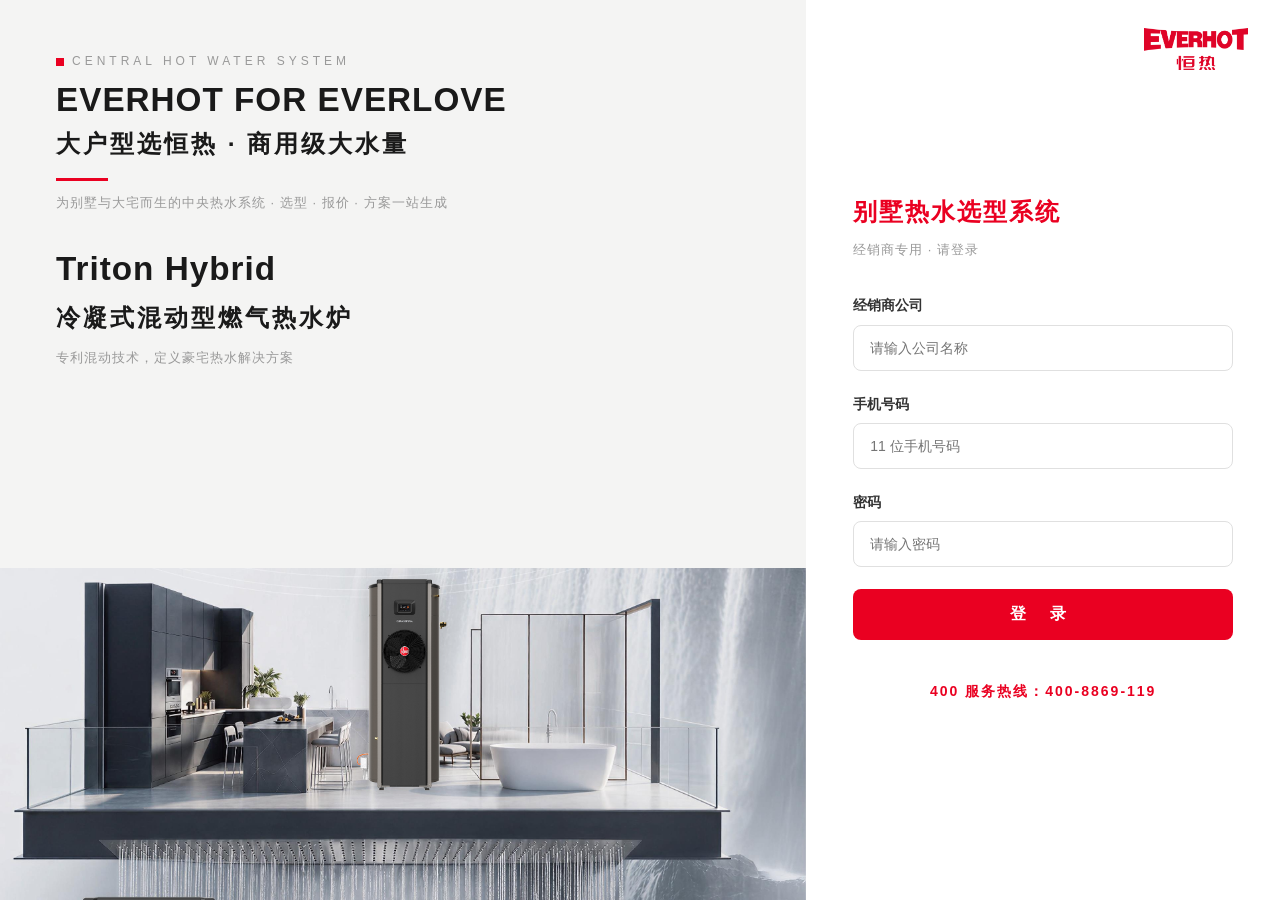
<file: index.html>
<!DOCTYPE html>
<html lang="zh-CN">
<head>
  <meta charset="UTF-8">
  <meta name="viewport" content="width=device-width, initial-scale=1.0">
  <title>别墅热水选型系统 · EVERHOT 恒热</title>
  <link rel="stylesheet" href="styles.css">
</head>
<body>
  <!-- 登录界面（按设计稿 1.jpeg 复刻） -->
  <div id="loginScreen" class="login-screen">
    <!-- 左：品牌文案 + 大宅场景（产品立于场景中） -->
    <div class="login-scene">
      <div class="scene-copy">
        <p class="scene-en"><span class="red-dot"></span>CENTRAL HOT WATER SYSTEM</p>
        <h2 class="scene-title">EVERHOT FOR EVERLOVE</h2>
        <h3 class="scene-title-cn">大户型选恒热 · 商用级大水量</h3>
        <span class="red-bar"></span>
        <p class="scene-sub">为别墅与大宅而生的中央热水系统 · 选型 · 报价 · 方案一站生成</p>
      </div>
      <div class="scene-series">
        <h4>Triton Hybrid</h4>
        <p class="series-cn">冷凝式混动型燃气热水炉</p>
        <p class="series-sub">专利混动技术，定义豪宅热水解决方案</p>
      </div>
      <div class="scene-visual">
        <div class="scene-img-wrap">
          <img class="scene-img" src="assets/poster-scene.jpg" alt="大宅热水应用场景">
          <img class="scene-product" src="assets/quantum.png" alt="恒热热水主机">
        </div>
      </div>
    </div>
    <!-- 右：登录 -->
    <div class="login-panel">
      <img src="assets/everhot-logo.png" alt="EVERHOT 恒热" class="login-logo">
      <div class="login-card">
        <h1>别墅热水选型系统</h1>
        <p class="login-sub">经销商专用 · 请登录</p>
        <form id="loginForm">
          <div class="field">
            <label>经销商公司</label>
            <input type="text" id="loginCompany" placeholder="请输入公司名称" autocomplete="organization">
          </div>
          <div class="field">
            <label>手机号码</label>
            <input type="tel" id="loginPhone" placeholder="11 位手机号码" maxlength="11" autocomplete="tel">
          </div>
          <div class="field">
            <label>密码</label>
            <input type="password" id="loginPwd" placeholder="请输入密码">
          </div>
          <p id="loginError" class="login-error hidden"></p>
          <button type="submit" class="btn-primary btn-block">登 录</button>
        </form>
        <div class="login-foot">
          <p class="hotline">400 服务热线：400-8869-119</p>
        </div>
      </div>
    </div>
  </div>

  <div class="page no-print" id="mainPage" style="display:none">
    <!-- 主导航 -->
    <header class="main-header">
      <div class="wrap header-inner">
        <a class="logo" href="#">
          <img src="assets/everhot-logo.png" alt="EVERHOT 恒热" class="logo-img">
        </a>
        <nav class="main-nav">
          <a href="/docs/leaflets/" target="_blank">电子单页</a>
          <a href="/docs/manuals/" target="_blank">说明书</a>
          <a href="/docs/cases/" target="_blank">大宅热水案例</a>
          <a href="contract.html">合同模板</a>
          <a href="/docs/brand/" target="_blank">关于恒热</a>
        </nav>
        <a class="btn-cta" href="#config">开始选型</a>
        <button class="btn-logout" id="logoutBtn" type="button" title="退出当前账号，返回登录界面">退出</button>
      </div>
    </header>

    <!-- Hero：网格背景 + 大宅热水主视觉 -->
    <section class="hero">
      <div class="wrap hero-inner">
        <div class="hero-text">
          <h1>别墅热水选型系统</h1>
          <p class="hero-sub">VILLA HOT WATER SOLUTION —— 添加卫生间、拖入洁具、勾选同时用水，即刻生成三档热水方案与报价单</p>
        </div>
        <img class="hero-art" src="assets/hero-factory.jpg" alt="恒热工厂">
      </div>
    </section>

    <main class="wrap flow" id="config">
      <!-- 第一步：客户与设计工况 -->
      <section class="card">
        <h2><span class="step-no">01</span>客户与设计工况</h2>
        <div class="form-grid">
          <div class="field">
            <label>客户姓名 <span class="req">*</span></label>
            <input type="text" id="custName" placeholder="必填">
          </div>
          <div class="field">
            <label>联系电话 <span class="req">*</span></label>
            <input type="text" id="custPhone" placeholder="必填">
          </div>
          <div class="field">
            <label>项目地址 <span class="req">*</span>（仅中文）</label>
            <input type="text" id="custAddr" placeholder="必填，如：御翠园小区">
          </div>
          <div class="field">
            <label>常住人口（1~10 人）<span class="req">*</span></label>
            <input type="number" id="people" min="1" max="10" placeholder="必填">
          </div>
          <div class="field">
            <label>季节（决定冷水温度）</label>
            <select id="season">
              <option value="spring">春（冷水 10℃）</option>
              <option value="summer">夏（冷水 20℃）</option>
              <option value="autumn">秋（冷水 15℃）</option>
              <option value="winter" selected>冬（冷水 5℃，最不利）</option>
            </select>
          </div>
          <div class="field">
            <label>冷水温度（℃，可覆盖）</label>
            <input type="number" id="coldTemp" min="0" max="25" value="5">
          </div>
          <div class="field">
            <label>机器设定温度（℃）</label>
            <input type="number" id="setTemp" min="40" max="75" value="60">
          </div>
          <div class="field">
            <label>洗澡温度（℃）</label>
            <input type="number" id="mixedTemp" min="35" max="45" value="43">
          </div>
          <div class="field">
            <label>目标再加热时间（分钟）</label>
            <input type="number" id="targetReheat" min="15" max="180" value="60">
          </div>
        </div>
      </section>

      <!-- 第二步：洁具与卫生间配置 -->
      <section class="card">
        <div class="card-head-row">
          <h2><span class="step-no">02</span>卫生间配置</h2>
          <button id="addBathroomBtn" class="btn-primary">＋ 添加卫生间</button>
        </div>
        <p class="hint">每个卫生间卡片内有洁具按钮：点击直接加入，也可拖到其他卫生间；洁具流量/浴缸容积可点击修改</p>
        <div id="bathroomList"></div>
        <p id="emptyTip" class="hint center">还没有卫生间，点击"＋ 添加卫生间"开始配置</p>
      </section>

      <button id="generateBtn" class="btn-primary btn-generate">生成热水方案</button>

      <!-- 第三步：方案结果 -->
      <section id="resultSection" class="card hidden">
        <h2><span class="step-no">03</span>推荐方案</h2>
        <div id="calcSummary" class="calc-summary"></div>
        <div id="tierResults"></div>
        <div class="result-actions">
          <button id="previewBtn" class="btn-secondary">打印预览</button>
          <button id="printBtn" class="btn-primary">打印 / 导出 PDF 报价单</button>
        </div>
      </section>
    </main>

    <footer class="footer">
      <p>设计依据：GB 50015-2019《建筑给水排水设计标准》 · 产品参数以厂家最新技术资料为准 · 价格如有变动以最新版价格表执行</p>
    </footer>
  </div>

  <!-- 报价单（打印时只输出此区域） -->
  <div id="quote" class="quote print-only"></div>

  <!-- 打印预览弹层 -->
  <div id="previewModal" class="preview-modal hidden">
    <div class="preview-bar no-print">
      <span>打印预览 · 16:9 方案书</span>
      <div>
        <button id="previewPrintBtn" class="btn-primary">打 印</button>
        <button id="previewCloseBtn" class="btn-secondary">关 闭</button>
      </div>
    </div>
    <div class="preview-body">
      <div id="previewPage" class="quote preview-page"></div>
    </div>
  </div>

  <script src="data.js"></script>
  <script src="calc.js"></script>
  <script src="app.js"></script>
  <script src="login.js"></script>
</body>
</html>
</file>
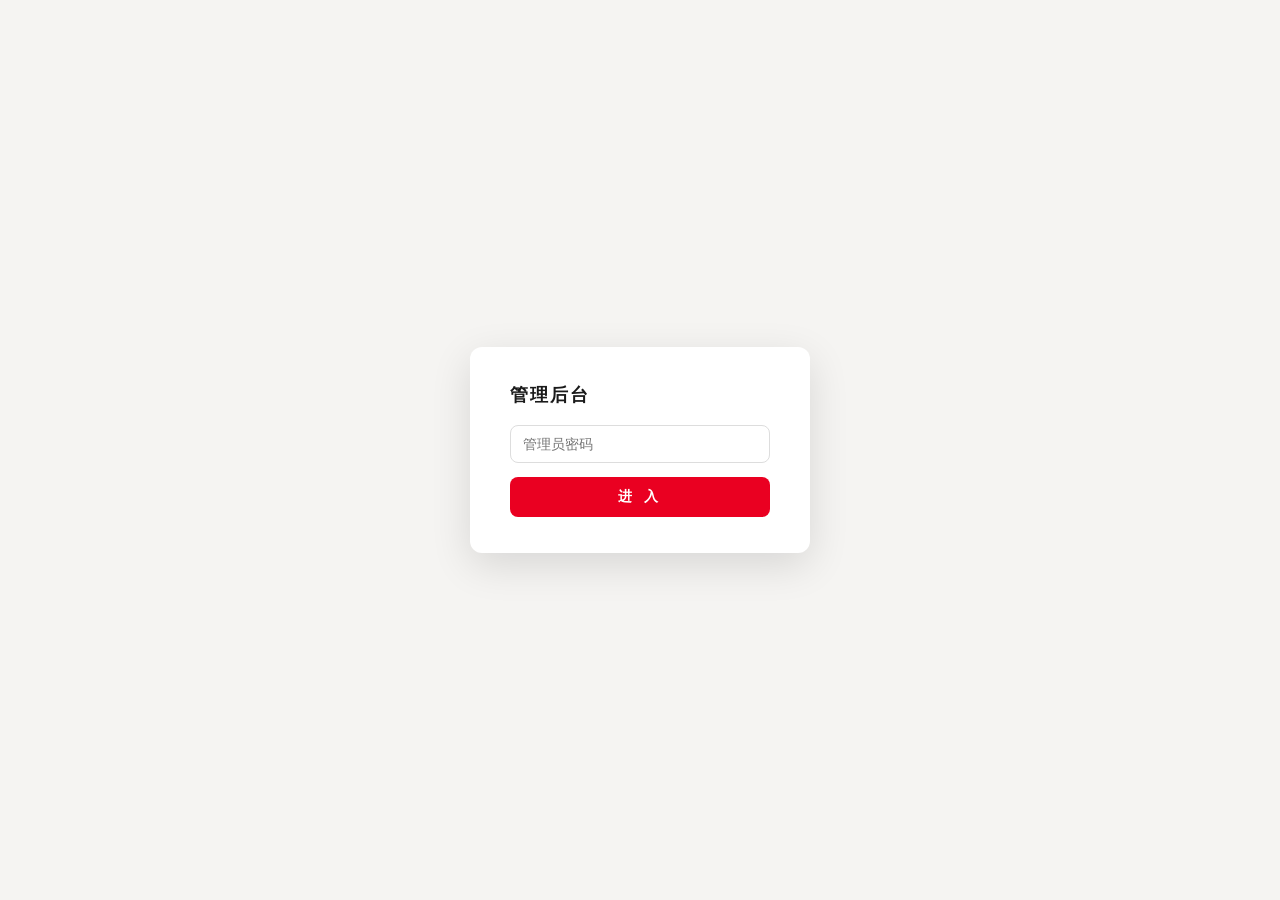
<file: admin.html>
<!DOCTYPE html>
<html lang="zh-CN">
<head>
  <meta charset="UTF-8">
  <meta name="viewport" content="width=device-width, initial-scale=1.0">
  <title>管理后台 · EVERHOT 恒热</title>
  <style>
    * { box-sizing: border-box; margin: 0; padding: 0; }
    body { font-family: "Microsoft YaHei", "PingFang SC", sans-serif; background: #f5f4f2; color: #1a1a1a; }
    .wrap { max-width: 1100px; margin: 0 auto; padding: 32px 20px; }
    .brand { display: flex; align-items: center; justify-content: space-between; margin-bottom: 20px; }
    .brand img { height: 40px; }
    .brand h1 { font-size: 20px; letter-spacing: 3px; }
    .card { background: #fff; border: 1px solid #e6e6e6; border-radius: 10px; padding: 22px 24px; margin-bottom: 20px; }
    .card h2 { font-size: 15px; letter-spacing: 2px; border-left: 4px solid #EA0021; padding-left: 8px; margin-bottom: 14px; }
    table { width: 100%; border-collapse: collapse; font-size: 13px; }
    th, td { border: 1px solid #eee; padding: 8px 10px; text-align: left; vertical-align: top; }
    th { background: #fafafa; font-size: 12px; letter-spacing: 1px; }
    .empty { color: #999; font-size: 13px; padding: 12px 0; }
    .toolbar { display: flex; gap: 12px; align-items: center; margin-bottom: 20px; }
    .toolbar button {
      border: 1px solid #1a1a1a; background: #fff; border-radius: 6px;
      padding: 6px 16px; font-size: 13px; cursor: pointer;
    }
    .toolbar button:hover { background: #1a1a1a; color: #fff; }
    .back { color: #888; font-size: 13px; text-decoration: none; }
    /* 管理员登录门 */
    .gate { position: fixed; inset: 0; background: #f5f4f2; display: flex; align-items: center; justify-content: center; z-index: 10; }
    .gate-card { background: #fff; border-radius: 12px; padding: 36px 40px; width: 340px; box-shadow: 0 12px 40px rgba(0,0,0,.12); }
    .gate-card h1 { font-size: 18px; letter-spacing: 2px; margin-bottom: 18px; }
    .gate-card input {
      width: 100%; padding: 10px 12px; border: 1px solid #ddd; border-radius: 8px;
      font-size: 14px; margin-bottom: 14px;
    }
    .gate-card button {
      width: 100%; border: none; border-radius: 8px; background: #EA0021; color: #fff;
      padding: 11px; font-size: 14px; font-weight: 700; letter-spacing: 4px; cursor: pointer;
    }
    .gate-err { color: #EA0021; font-size: 13px; margin: -6px 0 10px; }
    pre { font-size: 12px; color: #555; white-space: pre-wrap; margin: 0; }
  </style>
</head>
<body>
  <!-- 管理员密码门 -->
  <div class="gate" id="gate">
    <div class="gate-card">
      <h1>管理后台</h1>
      <input type="password" id="gatePwd" placeholder="管理员密码">
      <p class="gate-err" id="gateErr" style="display:none">密码错误</p>
      <button id="gateBtn">进 入</button>
    </div>
  </div>

  <div class="wrap" id="adminMain" style="display:none">
    <div class="brand">
      <h1>管理后台 · 数据留痕</h1>
      <a class="back" href="index.html">← 返回选型工具</a>
    </div>
    <div class="toolbar">
      <button id="exportBtn">导出 JSON</button>
      <button id="clearBtn">清空记录</button>
    </div>

    <div class="card">
      <h2>登录信息</h2>
      <div id="loginTable"></div>
    </div>

    <div class="card">
      <h2>选型提交记录</h2>
      <div id="selectTable"></div>
    </div>
  </div>

  <script>
    // 管理员密码（可自行修改）

    // 管理员密码（本地离线模式兜底用；在线部署时由服务端校验）
    const ADMIN_PWD = "EVERHOT-ADMIN";

    const gate = document.getElementById("gate");
    const main = document.getElementById("adminMain");
    let serverData = null; // 在线模式：来自服务器的数据

    document.getElementById("gateBtn").addEventListener("click", tryUnlock);
    document.getElementById("gatePwd").addEventListener("keydown", (e) => { if (e.key === "Enter") tryUnlock(); });
    async function tryUnlock() {
      const pwd = document.getElementById("gatePwd").value;
      try {
        const res = await fetch("/api/admin", {
          method: "POST",
          headers: { "Content-Type": "application/json" },
          body: JSON.stringify({ password: pwd }),
        });
        const data = await res.json();
        if (data.ok) {
          serverData = { logins: data.logins || [], selections: data.selections || [] };
          unlock();
          return;
        }
        document.getElementById("gateErr").style.display = "block";
      } catch {
        // 离线/本地模式：本地校验 + 读 localStorage
        if (pwd === ADMIN_PWD) unlock();
        else document.getElementById("gateErr").style.display = "block";
      }
    }
    function unlock() { gate.remove(); main.style.display = ""; render(); }

    const fmt = (ts) => new Date(ts).toLocaleString("zh-CN");

    function getData() {
      if (serverData) return serverData;
      return {
        logins: JSON.parse(localStorage.getItem("everhot_logins") || "[]"),
        selections: JSON.parse(localStorage.getItem("everhot_selections") || "[]"),
      };
    }

    function render() {
      const { logins, selections: selects } = getData();

      document.getElementById("loginTable").innerHTML = logins.length
        ? `<table><tr><th>#</th><th>时间</th><th>经销商公司</th><th>手机号码</th></tr>` +
          logins.map((r, i) => `<tr><td>${i + 1}</td><td>${fmt(r.time)}</td><td>${r.company}</td><td>${r.phone}</td></tr>`).join("") + `</table>`
        : `<p class="empty">暂无登录记录</p>`;

      document.getElementById("selectTable").innerHTML = selects.length
        ? `<table><tr><th>#</th><th>时间</th><th>客户</th><th>电话</th><th>地址</th><th>工况</th><th>卫生间配置</th><th>结果</th></tr>` +
          selects.map((r, i) => `<tr>
            <td>${i + 1}</td><td>${fmt(r.time)}</td>
            <td>${r.customer.name}</td><td>${r.customer.phone}</td><td>${r.customer.addr}</td>
            <td>${r.conditions}</td>
            <td><pre>${r.bathrooms}</pre></td>
            <td><pre>${r.result}</pre></td>
          </tr>`).join("") + `</table>`
        : `<p class="empty">暂无选型记录</p>`;
    }

    document.getElementById("exportBtn").addEventListener("click", () => {
      const blob = new Blob([JSON.stringify(getData(), null, 2)], { type: "application/json" });
      const a = document.createElement("a");
      a.href = URL.createObjectURL(blob);
      a.download = `恒热选型数据_${new Date().toISOString().slice(0, 10)}.json`;
      a.click();
    });

    document.getElementById("clearBtn").addEventListener("click", () => {
      if (serverData) { alert("在线模式暂不支持网页清空，请联系技术处理服务器数据文件"); return; }
      if (confirm("确定清空全部登录与选型记录？此操作不可恢复")) {
        localStorage.removeItem("everhot_logins");
        localStorage.removeItem("everhot_selections");
        render();
      }
    });
  </script>
</body>
</html>
</file>
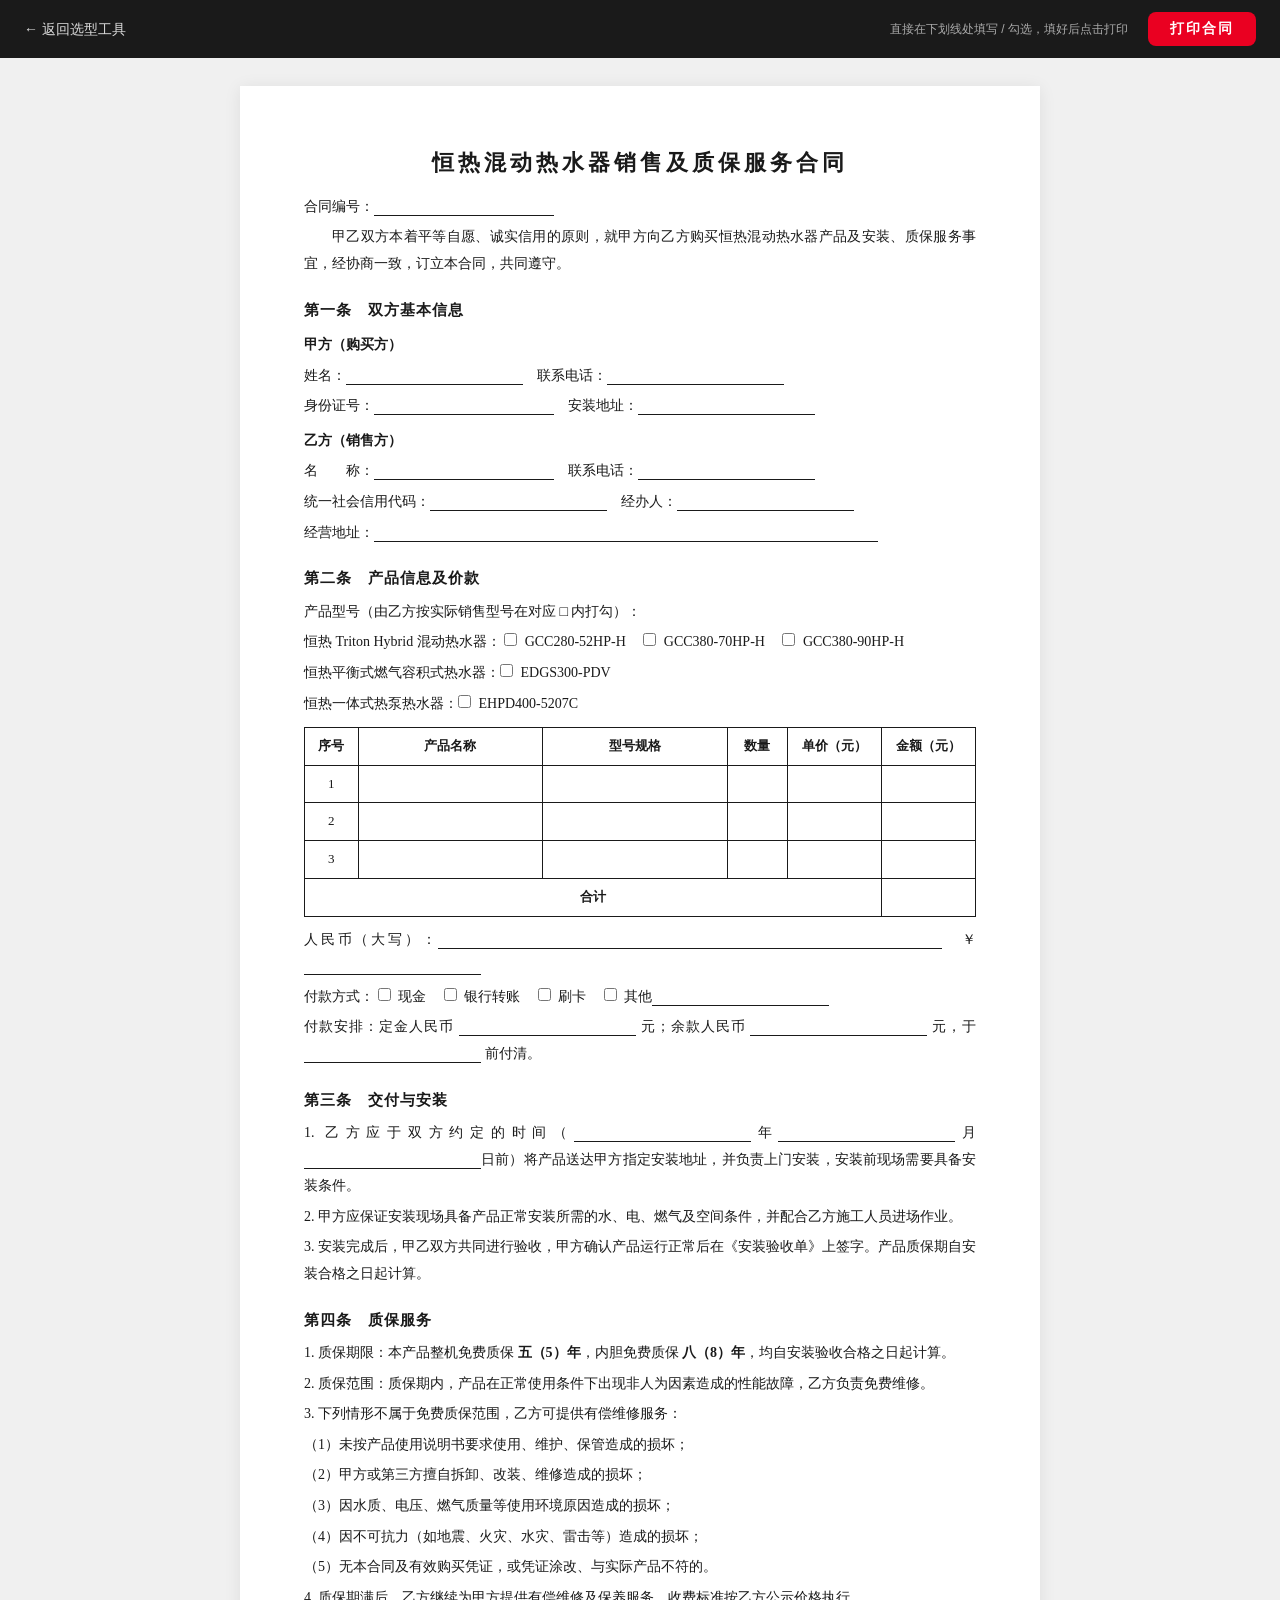
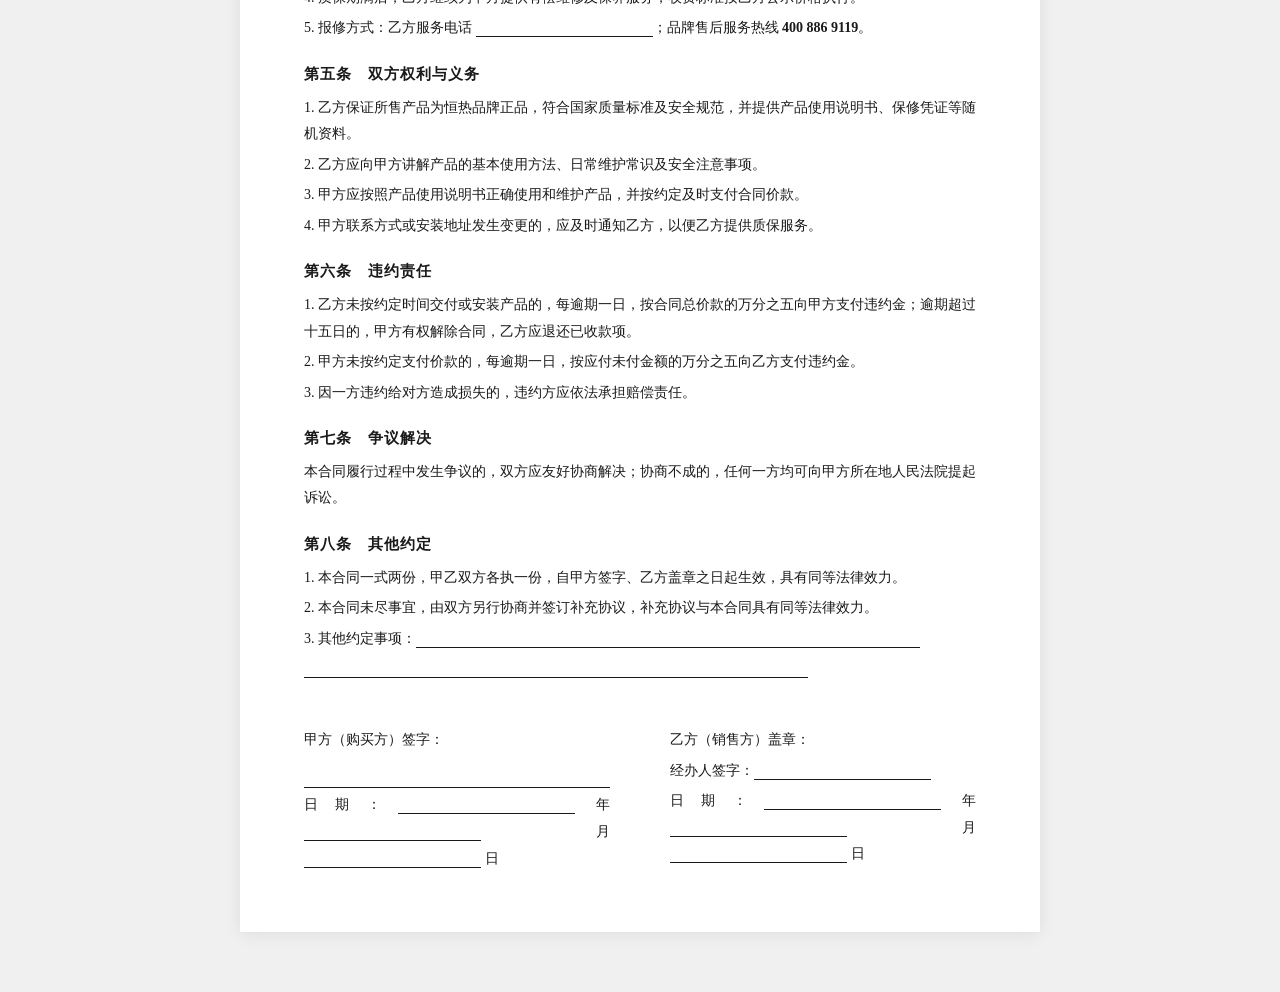
<file: contract.html>
<!DOCTYPE html>
<html lang="zh-CN">
<head>
  <meta charset="UTF-8">
  <meta name="viewport" content="width=device-width, initial-scale=1.0">
  <title>恒热混动热水器销售及质保服务合同（模板）· EVERHOT 恒热</title>
  <link rel="stylesheet" href="contract.css">
</head>
<body>
  <!-- 屏幕工具栏（不打印） -->
  <div class="toolbar no-print">
    <a class="back" href="index.html">← 返回选型工具</a>
    <span class="tip">直接在下划线处填写 / 勾选，填好后点击打印</span>
    <button class="btn-print" onclick="window.print()">打印合同</button>
  </div>

  <div class="contract">
    <h1>恒热混动热水器销售及质保服务合同</h1>
    <p class="contract-no">合同编号：<input class="blank b-lg" type="text"></p>

    <p class="lead">甲乙双方本着平等自愿、诚实信用的原则，就甲方向乙方购买恒热混动热水器产品及安装、质保服务事宜，经协商一致，订立本合同，共同遵守。</p>

    <h2>第一条　双方基本信息</h2>
    <p class="party">甲方（购买方）</p>
    <p>姓名：<input class="blank" type="text">　联系电话：<input class="blank b-md" type="text"></p>
    <p>身份证号：<input class="blank b-lg" type="text">　安装地址：<input class="blank b-md" type="text"></p>
    <p class="party">乙方（销售方）</p>
    <p>名　　称：<input class="blank b-lg" type="text">　联系电话：<input class="blank b-md" type="text"></p>
    <p>统一社会信用代码：<input class="blank b-md" type="text">　经办人：<input class="blank b-sm" type="text"></p>
    <p>经营地址：<input class="blank b-xl" type="text"></p>

    <h2>第二条　产品信息及价款</h2>
    <p>产品型号（由乙方按实际销售型号在对应 □ 内打勾）：</p>
    <p>恒热 Triton Hybrid 混动热水器：
      <label class="chk"><input type="checkbox"> GCC280-52HP-H</label>
      <label class="chk"><input type="checkbox"> GCC380-70HP-H</label>
      <label class="chk"><input type="checkbox"> GCC380-90HP-H</label>
    </p>
    <p>恒热平衡式燃气容积式热水器：<label class="chk"><input type="checkbox"> EDGS300-PDV</label></p>
    <p>恒热一体式热泵热水器：<label class="chk"><input type="checkbox"> EHPD400-5207C</label></p>

    <table class="items">
      <tr><th style="width:8%">序号</th><th>产品名称</th><th>型号规格</th><th style="width:9%">数量</th><th style="width:14%">单价（元）</th><th style="width:14%">金额（元）</th></tr>
      <tr><td>1</td><td><input type="text"></td><td><input type="text"></td><td><input type="number" min="0"></td><td><input type="number" min="0"></td><td><input type="number" min="0"></td></tr>
      <tr><td>2</td><td><input type="text"></td><td><input type="text"></td><td><input type="number" min="0"></td><td><input type="number" min="0"></td><td><input type="number" min="0"></td></tr>
      <tr><td>3</td><td><input type="text"></td><td><input type="text"></td><td><input type="number" min="0"></td><td><input type="number" min="0"></td><td><input type="number" min="0"></td></tr>
      <tr class="sum-row"><td colspan="5">合计</td><td><input type="number" min="0"></td></tr>
    </table>

    <p>人民币（大写）：<input class="blank b-xl" type="text">　￥<input class="blank b-md" type="text"></p>
    <p>付款方式：
      <label class="chk"><input type="checkbox"> 现金</label>
      <label class="chk"><input type="checkbox"> 银行转账</label>
      <label class="chk"><input type="checkbox"> 刷卡</label>
      <label class="chk"><input type="checkbox"> 其他<input class="blank b-sm" type="text"></label>
    </p>
    <p>付款安排：定金人民币 <input class="blank b-sm" type="text"> 元；余款人民币 <input class="blank b-sm" type="text"> 元，于 <input class="blank b-md" type="text"> 前付清。</p>

    <h2>第三条　交付与安装</h2>
    <p>1. 乙方应于双方约定的时间（<input class="blank b-xs" type="text">年<input class="blank b-xs" type="text">月<input class="blank b-xs" type="text">日前）将产品送达甲方指定安装地址，并负责上门安装，安装前现场需要具备安装条件。</p>
    <p>2. 甲方应保证安装现场具备产品正常安装所需的水、电、燃气及空间条件，并配合乙方施工人员进场作业。</p>
    <p>3. 安装完成后，甲乙双方共同进行验收，甲方确认产品运行正常后在《安装验收单》上签字。产品质保期自安装合格之日起计算。</p>

    <h2>第四条　质保服务</h2>
    <p>1. 质保期限：本产品整机免费质保 <b>五（5）年</b>，内胆免费质保 <b>八（8）年</b>，均自安装验收合格之日起计算。</p>
    <p>2. 质保范围：质保期内，产品在正常使用条件下出现非人为因素造成的性能故障，乙方负责免费维修。</p>
    <p>3. 下列情形不属于免费质保范围，乙方可提供有偿维修服务：</p>
    <p>（1）未按产品使用说明书要求使用、维护、保管造成的损坏；</p>
    <p>（2）甲方或第三方擅自拆卸、改装、维修造成的损坏；</p>
    <p>（3）因水质、电压、燃气质量等使用环境原因造成的损坏；</p>
    <p>（4）因不可抗力（如地震、火灾、水灾、雷击等）造成的损坏；</p>
    <p>（5）无本合同及有效购买凭证，或凭证涂改、与实际产品不符的。</p>
    <p>4. 质保期满后，乙方继续为甲方提供有偿维修及保养服务，收费标准按乙方公示价格执行。</p>
    <p>5. 报修方式：乙方服务电话 <input class="blank b-md" type="text">；品牌售后服务热线 <b>400 886 9119</b>。</p>

    <h2>第五条　双方权利与义务</h2>
    <p>1. 乙方保证所售产品为恒热品牌正品，符合国家质量标准及安全规范，并提供产品使用说明书、保修凭证等随机资料。</p>
    <p>2. 乙方应向甲方讲解产品的基本使用方法、日常维护常识及安全注意事项。</p>
    <p>3. 甲方应按照产品使用说明书正确使用和维护产品，并按约定及时支付合同价款。</p>
    <p>4. 甲方联系方式或安装地址发生变更的，应及时通知乙方，以便乙方提供质保服务。</p>

    <h2>第六条　违约责任</h2>
    <p>1. 乙方未按约定时间交付或安装产品的，每逾期一日，按合同总价款的万分之五向甲方支付违约金；逾期超过十五日的，甲方有权解除合同，乙方应退还已收款项。</p>
    <p>2. 甲方未按约定支付价款的，每逾期一日，按应付未付金额的万分之五向乙方支付违约金。</p>
    <p>3. 因一方违约给对方造成损失的，违约方应依法承担赔偿责任。</p>

    <h2>第七条　争议解决</h2>
    <p>本合同履行过程中发生争议的，双方应友好协商解决；协商不成的，任何一方均可向甲方所在地人民法院提起诉讼。</p>

    <h2>第八条　其他约定</h2>
    <p>1. 本合同一式两份，甲乙双方各执一份，自甲方签字、乙方盖章之日起生效，具有同等法律效力。</p>
    <p>2. 本合同未尽事宜，由双方另行协商并签订补充协议，补充协议与本合同具有同等法律效力。</p>
    <p>3. 其他约定事项：<input class="blank b-xl" type="text"></p>
    <p><input class="blank b-xl" type="text"></p>

    <div class="sign">
      <div class="sign-col">
        <p>甲方（购买方）签字：</p>
        <p class="sign-line"></p>
        <p>日期：<input class="blank b-xs" type="text"> 年 <input class="blank b-xs" type="text"> 月 <input class="blank b-xs" type="text"> 日</p>
      </div>
      <div class="sign-col">
        <p>乙方（销售方）盖章：</p>
        <p>经办人签字：<input class="blank" type="text"></p>
        <p>日期：<input class="blank b-xs" type="text"> 年 <input class="blank b-xs" type="text"> 月 <input class="blank b-xs" type="text"> 日</p>
      </div>
    </div>
  </div>
</body>
</html>
</file>
<file: styles.css>
/* ===== Rheem VI（参考 rheem.com）：白底、品牌红点缀、圆角红色 CTA ===== */
:root {
  --rheem-red: #EA0021;      /* Rheem 品牌红 (Pantone 185C) */
  --rheem-red-dark: #C2001C;
  --ink: #1a1a1a;
  --gray-1: #555;
  --gray-2: #8a8a8a;
  --line: #e6e6e6;
  --bg: #ffffff;
  --panel: #f7f7f7;
  --utility-bg: #5b5b5b;     /* 顶部工具条灰 */
}

* { box-sizing: border-box; margin: 0; padding: 0; }
body {
  font-family: "Helvetica Neue", Arial, "PingFang SC", "Microsoft YaHei", sans-serif;
  background: var(--bg);
  color: var(--ink);
  line-height: 1.6;
  -webkit-font-smoothing: antialiased;
}
.wrap { max-width: 1200px; margin: 0 auto; padding: 0 24px; }
a { text-decoration: none; color: inherit; }

/* ===== 顶部工具条 ===== */
.utility-bar { background: var(--utility-bg); color: #eee; font-size: 12px; }
.utility-inner { display: flex; justify-content: space-between; align-items: center; height: 38px; }
.utility-inner nav a { margin-right: 22px; opacity: .9; }
.utility-inner nav a:hover { opacity: 1; color: #fff; }
.utility-inner .locale { opacity: .8; letter-spacing: 1px; }

/* ===== 主导航 ===== */
.main-header { background: #fff; border-bottom: 1px solid var(--line); }
.header-inner { display: flex; align-items: center; gap: 48px; height: 88px; }
.logo { display: flex; align-items: center; }
.logo-img { height: 58px; width: auto; display: block; }
.main-nav { display: flex; gap: 36px; font-size: 16px; font-weight: 600; }
.main-nav a { padding: 6px 0; border-bottom: 2px solid transparent; }
.main-nav a:hover { border-bottom-color: var(--rheem-red); }
.btn-cta {
  margin-left: auto;
  background: var(--rheem-red);
  color: #fff;
  font-size: 15px;
  font-weight: 700;
  padding: 12px 28px;
  border-radius: 8px;
  transition: background .15s;
}
.btn-cta:hover { background: var(--rheem-red-dark); }
@media (max-width: 860px) {
  .main-nav { display: none; }
  .header-inner { gap: 16px; }
}

/* ===== Hero（淡网格工程图背景） ===== */
.hero {
  background:
    radial-gradient(ellipse 90% 100% at 50% 0%, rgba(255,255,255,0) 40%, #fff 95%),
    repeating-linear-gradient(0deg, transparent 0 39px, rgba(0,0,0,.055) 39px 40px),
    repeating-linear-gradient(90deg, transparent 0 39px, rgba(0,0,0,.055) 39px 40px),
    #fff;
  padding: 72px 0 60px;
  border-bottom: 1px solid var(--line);
}
.hero-inner h1 { font-size: 36px; font-weight: 800; letter-spacing: 6px; }
.hero-sub { margin-top: 10px; color: var(--gray-1); font-size: 14px; letter-spacing: 1px; max-width: 640px; }

/* ===== 布局 ===== */
.layout {
  padding-top: 36px;
  padding-bottom: 48px;
  display: grid;
  grid-template-columns: 280px 1fr;
  gap: 24px;
  align-items: start;
}
@media (max-width: 820px) {
  .layout { grid-template-columns: 1fr; }
  .hero-inner h1 { font-size: 26px; }
}

.card {
  background: #fff;
  border: 1px solid var(--line);
  border-radius: 10px;
  padding: 26px;
  box-shadow: 0 2px 10px rgba(0,0,0,.04);
}
.card h2 {
  font-size: 15px;
  font-weight: 700;
  letter-spacing: 2px;
  padding-bottom: 12px;
  border-bottom: 1px solid var(--line);
  margin-bottom: 16px;
  display: flex;
  align-items: baseline;
  gap: 10px;
}
.card h2.mt { margin-top: 26px; }
.step-no { font-size: 11px; font-weight: 700; color: var(--rheem-red); letter-spacing: 1px; }
.hint { color: var(--gray-2); font-size: 13px; margin-bottom: 12px; }
.hidden { display: none; }

/* ===== 洁具面板 ===== */
.fixture-item {
  display: flex;
  align-items: center;
  gap: 10px;
  border: 1px solid var(--line);
  border-radius: 8px;
  padding: 12px 14px;
  margin-bottom: 10px;
  cursor: grab;
  background: #fff;
  user-select: none;
  transition: border-color .15s, box-shadow .15s;
  font-size: 14px;
  font-weight: 500;
}
.fixture-item:hover {
  border-color: var(--rheem-red);
  box-shadow: 0 2px 8px rgba(234,0,33,.12);
}
.fixture-item .flow { margin-left: auto; color: var(--gray-2); font-size: 12px; font-weight: 400; }

.field { margin-bottom: 10px; }
.field input {
  width: 100%;
  padding: 10px 12px;
  border: 1px solid var(--line);
  border-radius: 8px;
  font-size: 14px;
  transition: border-color .15s;
}
.field input:focus { outline: none; border-color: var(--rheem-red); }

/* ===== 按钮 ===== */
.btn-primary, .btn-secondary {
  border: none;
  border-radius: 8px;
  padding: 12px 28px;
  font-size: 14px;
  font-weight: 700;
  letter-spacing: 2px;
  cursor: pointer;
  transition: background .15s;
}
.btn-primary { background: var(--rheem-red); color: #fff; }
.btn-primary:hover { background: var(--rheem-red-dark); }
.btn-secondary {
  background: #fff;
  color: var(--ink);
  border: 1px solid var(--ink);
  margin-top: 20px;
}
.btn-secondary:hover { background: var(--ink); color: #fff; }
.btn-block { width: 100%; }
.btn-generate {
  display: block;
  width: 100%;
  margin: 20px 0;
  font-size: 16px;
  padding: 16px;
  letter-spacing: 6px;
}

/* ===== 卫生间卡片（一行两个，紧凑排版） ===== */
#bathroomList {
  display: grid;
  grid-template-columns: 1fr 1fr;
  gap: 14px;
}
@media (max-width: 1000px) {
  #bathroomList { grid-template-columns: 1fr; }
}
.bathroom {
  border: 1px solid var(--line);
  border-radius: 10px;
  padding: 14px 16px;
  background: #fff;
  transition: border-color .15s, box-shadow .15s;
}
.bathroom:hover { border-color: #d0d0d0; box-shadow: 0 2px 8px rgba(0,0,0,.05); }
.bathroom-head {
  display: flex;
  align-items: center;
  justify-content: space-between;
  gap: 8px;
  margin-bottom: 10px;
}
.bathroom-head .del {
  border: none;
  background: none;
  color: var(--gray-2);
  cursor: pointer;
  font-size: 12px;
  flex-shrink: 0;
}
.bathroom-head .del:hover { color: var(--rheem-red); }

.dropzone {
  min-height: 52px;
  border: 1px dashed #c8c8c8;
  border-radius: 8px;
  padding: 8px;
  display: flex;
  flex-wrap: wrap;
  gap: 6px;
  align-items: center;
  transition: border-color .15s, background .15s;
}
.dropzone.dragover { border-color: var(--rheem-red); background: #fdf2f3; }
.dropzone .dz-hint { color: #bbb; font-size: 13px; width: 100%; text-align: center; }
.fixture-chip {
  display: inline-flex;
  align-items: center;
  gap: 6px;
  background: var(--panel);
  border: 1px solid var(--line);
  color: var(--ink);
  border-radius: 999px;
  padding: 5px 12px;
  font-size: 13px;
}
.fixture-chip .remove { cursor: pointer; color: var(--gray-2); font-weight: 700; }
.fixture-chip .remove:hover { color: var(--rheem-red); }

.bathroom-opts {
  display: flex;
  flex-wrap: wrap;
  gap: 18px;
  align-items: center;
  margin-top: 12px;
  font-size: 14px;
  color: var(--gray-1);
}
.bathroom-opts input[type="number"] {
  width: 64px;
  padding: 5px 8px;
  border: 1px solid var(--line);
  border-radius: 6px;
}
.bathroom-opts input[type="checkbox"] { accent-color: var(--rheem-red); }
.bathroom-opts .b-flow { color: var(--gray-2); font-size: 12px; margin-left: auto; }

/* ===== 方案结果 ===== */
.calc-summary {
  background: var(--panel);
  border-radius: 8px;
  padding: 14px 18px;
  margin-bottom: 20px;
  font-size: 14px;
}
.calc-summary b { color: var(--rheem-red); }

.plan {
  border: 1px solid var(--line);
  border-radius: 10px;
  padding: 20px 22px;
  margin-bottom: 16px;
}
.plan.plan-luxury { border-color: var(--rheem-red); box-shadow: 0 4px 16px rgba(234,0,33,.08); }
.plan h3 {
  font-size: 16px;
  letter-spacing: 2px;
  margin-bottom: 8px;
  display: flex;
  align-items: center;
  gap: 10px;
}
.plan .tag {
  display: inline-block;
  font-size: 11px;
  letter-spacing: 2px;
  padding: 3px 12px;
  border-radius: 999px;
  color: #fff;
}
.tag-economy  { background: #8a8a8a; }
.tag-standard { background: var(--ink); }
.tag-premium  { background: var(--rheem-red); }
.plan-satisfy { font-size: 13px; color: var(--gray-1); margin-bottom: 8px; }
.plan-satisfy::before { content: "✔ "; color: var(--rheem-red); font-weight: 700; }

.plan table, .quote table { width: 100%; border-collapse: collapse; margin-top: 8px; }
.plan th, .plan td, .quote th, .quote td {
  border: 1px solid var(--line);
  padding: 8px 12px;
  font-size: 13px;
  text-align: left;
}
.plan th, .quote th {
  background: var(--panel);
  font-size: 11px;
  letter-spacing: 2px;
  color: var(--gray-1);
}
.plan .total-row td, .quote .total-row td { font-weight: 700; }
.plan .total-row td:last-child, .quote .total-row td:last-child { color: var(--rheem-red); }
.plan-note { color: var(--gray-2); font-size: 13px; margin-top: 8px; }
.no-match { color: var(--rheem-red); font-weight: 600; }

.footer {
  padding: 28px 24px;
  color: var(--gray-2);
  font-size: 12px;
  letter-spacing: 1px;
  text-align: center;
  border-top: 1px solid var(--line);
}

/* ===== 报价单（打印时只输出此区域） ===== */
.quote { display: none; }

@page { size: A4; margin: 0; }

@media print {
  .no-print { display: none !important; }
  .quote.print-only {
    display: block;
    max-width: 100%;
    padding: 16mm 14mm;
    color: #1a1a1a;
    font-family: "Helvetica Neue", Arial, "PingFang SC", "Microsoft YaHei", sans-serif;
    font-size: 12px;
    line-height: 1.7;
  }

  /* 头部：logo + 标题红带 */
  .quote .q-head {
    display: flex;
    justify-content: space-between;
    align-items: flex-end;
    padding-bottom: 10px;
  }
  .quote .q-head .logo { height: 44px; }
  .quote .q-head-right { font-size: 11px; color: #888; letter-spacing: 1px; }
  .quote .q-titlebar {
    background: #EA0021;
    color: #fff;
    text-align: center;
    font-size: 17px;
    font-weight: 700;
    letter-spacing: 8px;
    padding: 10px 0;
    border-radius: 4px;
    margin-bottom: 16px;
  }

  /* 区块标题：红色 */
  .quote .q-block-title {
    color: #EA0021;
    font-size: 14px;
    letter-spacing: 3px;
    border-left: 4px solid #EA0021;
    padding-left: 8px;
    margin-bottom: 8px;
  }
  .quote .q-block { margin-bottom: 16px; }
  .quote .q-meta p { margin: 2px 0; font-size: 12.5px; }

  /* 方案卡片 */
  .quote .q-plan {
    border: 1px solid #e3e3e3;
    border-radius: 8px;
    padding: 14px 18px;
    margin-bottom: 14px;
    page-break-inside: avoid;
  }
  .quote .q-plan.q-rec { border: 2px solid #EA0021; }
  .quote .q-plan-title {
    font-size: 14px;
    margin-bottom: 8px;
    display: flex;
    align-items: center;
    gap: 10px;
    flex-wrap: wrap;
  }
  .quote .q-tier { color: #EA0021; letter-spacing: 2px; font-weight: 800; }
  .quote .q-rec-tag {
    background: #EA0021; color: #fff; font-size: 11px;
    padding: 2px 10px; border-radius: 999px; letter-spacing: 2px;
  }
  .quote .q-model { color: #555; font-size: 12.5px; font-weight: 500; }
  .quote .q-track { margin: 4px 0 8px 20px; font-size: 12.5px; color: #444; }
  .quote .q-track li::marker { color: #EA0021; }

  .quote table { font-size: 12px; }
  .quote th { background: #fafafa; }

  .quote .q-sell { margin: 8px 0 4px 20px; font-size: 12px; color: #444; }
  .quote .q-sell li::marker { color: #EA0021; }
  .quote .q-warranty { font-size: 12px; font-weight: 700; margin-top: 4px; }

  /* 选型依据（计算过程） */
  .quote .q-reason {
    background: #fafafa;
    border-left: 3px solid #EA0021;
    padding: 10px 14px;
    margin-top: 10px;
    font-size: 12px;
    color: #444;
  }
  .quote .q-reason-title { font-weight: 700; color: #EA0021; letter-spacing: 2px; margin-bottom: 4px; }
  .quote .q-reason b { color: #1a1a1a; }
  .quote .q-judge { margin-top: 4px; font-weight: 700; }
  .quote .q-judge.ok { color: #2e7d32; }
  .quote .q-judge.no { color: #EA0021; }

  .quote .q-capex { margin-top: 10px; font-size: 13px; }
  .quote .q-capex b { color: #EA0021; font-size: 15px; }

  .quote .q-foot {
    margin-top: 20px;
    border-top: 1px solid #ddd;
    padding-top: 10px;
    font-size: 11.5px;
    color: #666;
  }
}

/* ===== 第二轮新增：Hero 主视觉、工况输入、可编辑名称/流量 ===== */
.hero-inner {
  display: grid;
  grid-template-columns: 1fr 1fr;
  gap: 40px;
  align-items: center;
}
.hero-art {
  width: 100%;
  max-height: 300px;
  object-fit: contain;
  filter: drop-shadow(0 8px 24px rgba(0,0,0,.08));
}
@media (max-width: 820px) {
  .hero-inner { grid-template-columns: 1fr; }
  .hero-art { max-height: 200px; order: -1; }
}

.palette { display: grid; gap: 20px; }

.field label {
  display: block;
  font-size: 13px;
  font-weight: 600;
  color: var(--gray-1);
  margin-bottom: 4px;
}
.field select {
  width: 100%;
  padding: 10px 12px;
  border: 1px solid var(--line);
  border-radius: 8px;
  font-size: 14px;
  background: #fff;
}
.field select:focus { outline: none; border-color: var(--rheem-red); }
.req { color: var(--rheem-red); font-weight: 700; }
.field-error { border-color: var(--rheem-red) !important; background: #fdf2f3; }

/* 卫生间名称可编辑 */
.b-name {
  border: 1px solid transparent;
  border-radius: 6px;
  font-size: 15px;
  font-weight: 700;
  letter-spacing: 1px;
  padding: 4px 8px;
  width: 180px;
  color: var(--ink);
  background: transparent;
}
.b-name:hover { border-color: var(--line); }
.b-name:focus { outline: none; border-color: var(--rheem-red); background: #fff; }
.bathroom-head h3::before { display: none; }

/* 洁具芯片内的流量输入 */
.chip-flow {
  width: 52px;
  border: 1px solid var(--line);
  border-radius: 4px;
  padding: 1px 4px;
  font-size: 12px;
  text-align: center;
}
.chip-flow:focus { outline: none; border-color: var(--rheem-red); }
.fixture-chip svg { vertical-align: -3px; }
.fixture-chip .remove { color: var(--gray-2); }

/* 方案话术与时长表 */
.talk-track {
  margin: 4px 0 8px 20px;
  font-size: 13px;
  color: var(--gray-1);
}
.talk-track li { margin-bottom: 2px; }
.talk-track li::marker { color: var(--rheem-red); }
.dur-table { margin-top: 10px; }
.dur-table td b { color: var(--rheem-red); }
.basis-note {
  margin-top: 16px;
  font-size: 12px;
  color: var(--gray-2);
  border-top: 1px solid var(--line);
  padding-top: 10px;
}

/* ===== 第三轮 UI 收敛：吸附面板 + 紧凑选项行 + 节奏统一 ===== */
/* 左侧栏吸附：卫生间再多也能拖放 */
.palette {
  position: sticky;
  top: 16px;
}
@media (max-width: 820px) {
  .palette { position: static; }
}

/* 卫生间卡片内的选项行适配窄卡片 */
.bathroom-opts {
  gap: 8px 14px;
  font-size: 13px;
  margin-top: 10px;
}
.bathroom-opts .b-flow {
  width: 100%;
  margin-left: 0;
  color: var(--gray-2);
  font-size: 12px;
  border-top: 1px dashed var(--line);
  padding-top: 6px;
}
.bathroom-opts input[type="number"] { width: 56px; padding: 4px 6px; }

/* 名称输入框在窄卡片里不占满 */
.b-name { width: 140px; padding: 3px 6px; }

/* 洁具芯片更紧凑 */
.fixture-chip { padding: 4px 10px; font-size: 12px; }

/* 右栏节奏 */
.content { display: grid; gap: 20px; }
.content .card { margin: 0; }
.btn-generate { margin: 0; }

/* 卡片标题层级统一 */
.card h2 { margin-bottom: 14px; }
.palette .card { padding: 20px 22px; }
.palette .card h2.mt { margin-top: 0; }

/* ===== 第四轮：计算过程、能力边界、管路建议 ===== */
.calc-steps { margin-top: 10px; font-size: 13px; }
.calc-steps summary {
  cursor: pointer;
  color: var(--rheem-red);
  font-weight: 600;
  letter-spacing: 1px;
  user-select: none;
}
.calc-steps .steps-body {
  background: var(--panel);
  border-radius: 8px;
  padding: 12px 16px;
  margin-top: 8px;
  color: var(--gray-1);
}
.calc-steps .steps-body p { margin: 4px 0; }
.calc-steps .steps-body b { color: var(--ink); }

.shortfall {
  background: #fdf2f3;
  border: 1px solid #f3c1c7;
  border-radius: 8px;
  padding: 12px 16px;
  margin: 8px 0;
  font-size: 13px;
}
.shortfall p b { color: var(--rheem-red); }
.shortfall ul { margin: 4px 0 4px 20px; }
.shortfall-sug { color: var(--gray-1); margin-top: 4px; }

.pipe-advice {
  border-top: 1px dashed #d0e2f5;
  margin-top: 8px;
  padding-top: 8px;
}
.pipe-advice p { margin: 2px 0; }

.dur-note { font-size: 12px; color: var(--gray-2); margin-top: 4px; }

.judge { border-top: 1px dashed var(--line); padding-top: 6px; margin-top: 6px; }
.judge-pass b { color: #2e7d32; }
.judge-fail b { color: var(--rheem-red); }

/* ===== 第五轮：R1~R6 预警 chips、组合提示、费用行 ===== */
.checks { list-style: none; margin: 8px 0; display: grid; gap: 4px; }
.checks li {
  font-size: 12.5px;
  padding: 4px 10px;
  border-radius: 6px;
  border-left: 3px solid;
}
.checks li b { margin-right: 4px; }
.chk-green  { background: #f0f7f0; border-color: #2e7d32; color: #2e5d31; }
.chk-yellow { background: #fdf6e4; border-color: #d99a00; color: #7a5a00; }
.chk-red    { background: #fdf2f3; border-color: var(--rheem-red); color: #b5001b; }

.plan-models { font-size: 13px; font-weight: 500; color: var(--gray-1); letter-spacing: 0; }
.combo-note {
  background: #fdf6e4;
  border: 1px solid #ecd9a0;
  border-radius: 8px;
  padding: 8px 12px;
  font-size: 13px;
  color: #7a5a00;
  margin: 6px 0;
}
.cost-line { font-size: 13px; color: var(--gray-1); margin-top: 8px; }
.cost-line b { color: var(--rheem-red); }

/* ===== 第六轮：宽版分步排版 ===== */
.flow {
  display: grid;
  gap: 24px;
  padding-top: 36px;
  padding-bottom: 48px;
}
/* 第一步表单：字段网格平铺 */
.form-grid {
  display: grid;
  grid-template-columns: repeat(auto-fill, minmax(210px, 1fr));
  gap: 14px 18px;
}
.form-grid .field { margin-bottom: 0; }

/* 第二步：洁具横排面板 */
.palette-strip {
  display: flex;
  flex-wrap: wrap;
  gap: 10px;
  align-items: stretch;
  margin-bottom: 18px;
  padding-bottom: 18px;
  border-bottom: 1px dashed var(--line);
}
.palette-strip #fixturePalette {
  display: flex;
  flex-wrap: wrap;
  gap: 10px;
  flex: 1;
  align-content: flex-start;
}
.palette-strip .fixture-item {
  margin-bottom: 0;
  min-width: 150px;
  flex: 0 0 auto;
}
.palette-strip .btn-primary { flex: 0 0 auto; align-self: center; }

/* 卫生间网格：宽屏自动 3 列 */
#bathroomList { grid-template-columns: repeat(auto-fill, minmax(320px, 1fr)); }
.hint.center { text-align: center; padding: 20px 0; }

/* 生成按钮不再悬空 */
.btn-generate { margin: 0; }

/* ===== 时长表花洒切换控件 ===== */
.dur-block { margin-top: 10px; }
.dur-controls { margin-bottom: 6px; font-size: 13px; color: var(--gray-1); }
.dur-controls select, .dur-controls input {
  padding: 5px 8px;
  border: 1px solid var(--line);
  border-radius: 6px;
  font-size: 13px;
  margin: 0 6px;
}
.dur-custom { width: 70px; }
.dur-unit { color: var(--gray-2); }

/* ===== 第七轮：卫生间内嵌洁具按钮、推荐置顶、场景试算器 ===== */
.card-head-row {
  display: flex;
  align-items: center;
  justify-content: space-between;
  margin-bottom: 12px;
}
.card-head-row h2 { margin-bottom: 0; border-bottom: none; }
.card-head-row .btn-primary { padding: 10px 20px; }

.mini-palette {
  display: flex;
  gap: 8px;
  flex-wrap: wrap;
  margin-top: 8px;
}
.mini-fixture {
  display: inline-flex;
  align-items: center;
  gap: 4px;
  border: 1px dashed #c8c8c8;
  background: #fafafa;
  border-radius: 6px;
  padding: 4px 10px;
  font-size: 12px;
  cursor: grab;
  color: var(--gray-1);
}
.mini-fixture:hover { border-color: var(--rheem-red); color: var(--rheem-red); background: #fdf2f3; }
.mini-fixture svg { vertical-align: -3px; }

/* 推荐方案 */
.plan-rec { border: 2px solid var(--rheem-red); box-shadow: 0 4px 16px rgba(234,0,33,.10); }
.rec-badge {
  background: var(--rheem-red);
  color: #fff;
  font-size: 11px;
  letter-spacing: 2px;
  padding: 3px 12px;
  border-radius: 999px;
}

/* 卖点与质保 */
.selling { margin-top: 10px; background: #fafafa; border-radius: 8px; padding: 10px 14px; }
.selling-title { font-size: 12px; font-weight: 700; letter-spacing: 2px; color: var(--gray-1); }
.selling ul { margin: 4px 0 4px 18px; font-size: 13px; color: var(--gray-1); }
.selling li::marker { color: var(--rheem-red); }
.warranty { font-size: 12.5px; color: var(--ink); margin-top: 4px; }
.warranty::before { content: "🛡 "; }

/* 场景试算器 */
.sc-title { font-size: 13px; font-weight: 600; color: var(--gray-1); margin-bottom: 6px; }
.sc-controls { display: flex; flex-wrap: wrap; gap: 14px; font-size: 13px; color: var(--gray-1); margin-bottom: 8px; }
.sc-controls input {
  width: 56px;
  padding: 4px 8px;
  border: 1px solid var(--line);
  border-radius: 6px;
  text-align: center;
}
.sc-result {
  background: var(--panel);
  border-radius: 8px;
  padding: 10px 14px;
  font-size: 13px;
}
.sc-ok { color: #2e7d32; }
.sc-no { color: var(--rheem-red); }

.row-fail td { color: var(--rheem-red); font-weight: 600; }

/* ===== 打印预览弹层（A4 版式，屏幕端与打印一致） ===== */
.result-actions { display: flex; gap: 12px; margin-top: 20px; }
.result-actions .btn-secondary { margin-top: 0; }

.preview-modal {
  position: fixed; inset: 0; z-index: 200;
  background: rgba(0,0,0,.55);
  display: flex; flex-direction: column;
}
.preview-modal.hidden { display: none; }
.preview-bar {
  display: flex; justify-content: space-between; align-items: center;
  background: #1a1a1a; color: #fff; padding: 10px 20px; font-size: 14px;
}
.preview-bar .btn-primary { padding: 8px 24px; }
.preview-bar .btn-secondary { margin-top: 0; margin-left: 8px; }
.preview-body { flex: 1; overflow: auto; padding: 24px; display: flex; justify-content: center; }
.preview-page.quote {
  display: block;
  background: #fff;
  width: 794px;              /* A4 @96dpi */
  min-height: 1123px;
  padding: 40px 44px;
  box-shadow: 0 8px 32px rgba(0,0,0,.3);
  font-size: 12px;
  line-height: 1.7;
  color: #1a1a1a;
  align-self: flex-start;
}

/* 报价单版式（屏幕预览用，与 @media print 内的规则一致） */
.quote .q-head { display: flex; justify-content: space-between; align-items: flex-end; padding-bottom: 10px; }
.quote .q-head .logo { height: 44px; }
.quote .q-head-right { font-size: 11px; color: #888; letter-spacing: 1px; }
.quote .q-titlebar {
  background: #EA0021; color: #fff; text-align: center;
  font-size: 17px; font-weight: 700; letter-spacing: 8px;
  padding: 10px 0; border-radius: 4px; margin-bottom: 16px;
}
.quote .q-block-title {
  color: #EA0021; font-size: 14px; letter-spacing: 3px;
  border-left: 4px solid #EA0021; padding-left: 8px; margin-bottom: 8px;
}
.quote .q-block { margin-bottom: 16px; }
.quote .q-meta p { margin: 2px 0; font-size: 12.5px; }
.quote .q-plan {
  border: 1px solid #e3e3e3; border-radius: 8px;
  padding: 14px 18px; margin-bottom: 14px; page-break-inside: avoid;
}
.quote .q-plan.q-rec { border: 2px solid #EA0021; }
.quote .q-plan-title { font-size: 14px; margin-bottom: 8px; display: flex; align-items: center; gap: 10px; flex-wrap: wrap; }
.quote .q-tier { color: #EA0021; letter-spacing: 2px; font-weight: 800; }
.quote .q-rec-tag { background: #EA0021; color: #fff; font-size: 11px; padding: 2px 10px; border-radius: 999px; letter-spacing: 2px; }
.quote .q-model { color: #555; font-size: 12.5px; font-weight: 500; }
.quote .q-track { margin: 4px 0 8px 20px; font-size: 12.5px; color: #444; }
.quote .q-track li::marker { color: #EA0021; }
.quote table { font-size: 12px; width: 100%; border-collapse: collapse; margin-top: 8px; }
.quote th, .quote td { border: 1px solid #e3e3e3; padding: 8px 12px; font-size: 12px; text-align: left; }
.quote th { background: #fafafa; }
.quote .total-row td { font-weight: 700; }
.quote .total-row td:last-child { color: #EA0021; }
.quote .q-sell { margin: 8px 0 4px 20px; font-size: 12px; color: #444; }
.quote .q-sell li::marker { color: #EA0021; }
.quote .q-warranty { font-size: 12px; font-weight: 700; margin-top: 4px; }
.quote .q-reason {
  background: #fafafa; border-left: 3px solid #EA0021;
  padding: 10px 14px; margin-top: 10px; font-size: 12px; color: #444;
}
.quote .q-reason-title { font-weight: 700; color: #EA0021; letter-spacing: 2px; margin-bottom: 4px; }
.quote .q-reason b { color: #1a1a1a; }
.quote .q-judge { margin-top: 4px; font-weight: 700; }
.quote .q-judge.ok { color: #2e7d32; }
.quote .q-judge.no { color: #EA0021; }
.quote .q-capex { margin-top: 10px; font-size: 13px; }
.quote .q-capex b { color: #EA0021; font-size: 15px; }
.quote .q-foot { margin-top: 20px; border-top: 1px solid #ddd; padding-top: 10px; font-size: 11.5px; color: #666; }
/* ===== 登录界面（按设计稿 1.jpeg：左品牌场景 / 右登录） ===== */
.login-screen {
  position: fixed;
  inset: 0;
  z-index: 100;
  display: grid;
  grid-template-columns: 63% 37%;
  background: #f4f4f3;
}

/* 左侧：文案块 + 场景 */
.login-scene {
  position: relative;
  display: flex;
  flex-direction: column;
  overflow: hidden;
  background: #f4f4f3;
}
.scene-copy { padding: 52px 56px 0; flex-shrink: 0; }
.scene-en {
  font-size: 12px; letter-spacing: 4px; color: #999;
  text-transform: uppercase; display: flex; align-items: center; gap: 8px;
}
.red-dot { width: 8px; height: 8px; background: var(--rheem-red); display: inline-block; }
.scene-title {
  font-size: clamp(26px, 2.6vw, 38px);
  font-weight: 900; letter-spacing: 1px; color: #1a1a1a; line-height: 1.15;
  margin-top: 10px;
}
.scene-title-cn {
  font-size: clamp(18px, 1.9vw, 27px);
  font-weight: 800; letter-spacing: 3px; color: #1a1a1a; margin-top: 6px;
}
.red-bar { display: block; width: 52px; height: 3px; background: var(--rheem-red); margin: 14px 0 12px; }
.scene-sub { font-size: 13px; color: #999; letter-spacing: 1px; }

.scene-visual {
  position: relative;
  flex: 1;
  min-height: 0;
  display: flex;
  align-items: flex-end;
  justify-content: center;
  margin-top: 20px;
}
.scene-img { width: 100%; height: auto; display: block; align-self: flex-end; }
.scene-product {
  position: absolute;
  left: 26%;
  bottom: 4%;
  height: 82%;
  z-index: 2;
  filter: drop-shadow(0 12px 24px rgba(0,0,0,.22));
}

/* 右侧：登录 */
.login-panel {
  position: relative;
  background: #fff;
  display: flex;
  align-items: center;
  justify-content: center;
}
.login-logo { position: absolute; top: 28px; right: 32px; height: 42px; }
.login-card { width: 380px; max-width: 86%; }
.login-card h1 { font-size: 24px; letter-spacing: 2px; color: var(--rheem-red); }
.login-sub { color: #999; font-size: 13px; margin: 8px 0 34px; letter-spacing: 1px; }
.login-card .field { margin-bottom: 22px; }
.login-card .field label { font-size: 14px; font-weight: 600; color: #333; display: block; margin-bottom: 8px; }
.login-card .field input {
  width: 100%;
  padding: 14px 16px;
  border: 1px solid #e0e0e0;
  border-radius: 8px;
  font-size: 14px;
}
.login-card .field input:focus { outline: none; border-color: var(--rheem-red); }
.login-error { color: var(--rheem-red); font-size: 13px; margin: -10px 0 14px; }
.login-error.hidden { display: none; }
.login-card .btn-primary { letter-spacing: 10px; padding: 15px; font-size: 16px; }
.login-foot { margin-top: 40px; text-align: center; color: #bbb; font-size: 12px; letter-spacing: 2px; }
.login-foot p { margin: 4px 0; }
.login-foot .ver { color: #d5d5d5; letter-spacing: 1px; }

@media (max-width: 860px) {
  .login-screen { grid-template-columns: 1fr; }
  .login-scene { display: none; }
}

/* 产品相对图片定位：脚底落在地砖线上；底部热线改为红色 */
.scene-img-wrap { position: relative; width: 100%; align-self: flex-end; }
.scene-product {
  position: absolute;
  left: 26%;
  bottom: 33%;          /* 地砖线（瀑布开始处）约在图高 1/3 处 */
  height: 72%;          /* 稍微缩小 */
  z-index: 2;
  filter: drop-shadow(0 12px 24px rgba(0,0,0,.22));
}
.login-foot .hotline {
  color: var(--rheem-red);
  font-size: 14px;
  font-weight: 700;
  letter-spacing: 2px;
}

/* 产品落地修正：脚底贴地砖线，减弱投影 */
.scene-product {
  bottom: 29%;
  filter: drop-shadow(0 6px 10px rgba(0,0,0,.18));
}

/* 产品右移到浴缸左侧空位 */
.scene-product { left: 45%; }

/* 产品位置回调：移到一半（与浴缸保持空间） */
.scene-product { left: 35%; }

/* 产品系列文案块（左屏中部空白区） */
.scene-series {
  flex-shrink: 0;
  text-align: center;
  padding: 28px 0 4px;
}
.scene-series h4 {
  font-size: clamp(28px, 2.8vw, 40px);
  font-weight: 900;
  letter-spacing: 1px;
  color: #1a1a1a;
}
.series-cn {
  font-size: clamp(15px, 1.3vw, 19px);
  font-weight: 700;
  letter-spacing: 6px;
  color: #1a1a1a;
  margin-top: 6px;
}
.series-sub {
  font-size: 13px;
  letter-spacing: 2px;
  color: #999;
  margin-top: 8px;
}

/* 系列文案与上方标题块统一：左对齐、同左边距、同字号梯度 */
.scene-series {
  text-align: left;
  padding: 28px 56px 4px;
}
.scene-series h4 {
  font-size: clamp(26px, 2.6vw, 38px);
  letter-spacing: 1px;
}
.series-cn {
  font-size: clamp(18px, 1.9vw, 27px);
  letter-spacing: 3px;
  margin-top: 4px;
}
.series-sub {
  font-size: 13px;
  letter-spacing: 1px;
  margin-top: 10px;
}

/* Hero 换成工厂实景照片 */
.hero-art {
  border-radius: 14px;
  box-shadow: 0 12px 32px rgba(0,0,0,.14);
  filter: none;
}

/* Hero 照片融入页面：填满 + 边缘羽化 */
.hero-art {
  width: 100%;
  height: 320px;
  max-height: none;
  object-fit: cover;
  border-radius: 14px;
  box-shadow: none;
  -webkit-mask-image: radial-gradient(ellipse 92% 92% at 50% 50%, #000 78%, transparent 100%);
  mask-image: radial-gradient(ellipse 92% 92% at 50% 50%, #000 78%, transparent 100%);
}

/* 导航栏退出按钮 */
.btn-logout {
  margin-left: 10px;
  padding: 8px 16px;
  border: 1px solid #ddd;
  border-radius: 8px;
  background: #fff;
  color: #666;
  font-size: 14px;
  cursor: pointer;
  transition: all .2s;
}
.btn-logout:hover {
  border-color: #e60012;
  color: #e60012;
}

/* 报价单可编辑表格 */
.q-editable td[contenteditable] {
  cursor: text;
  border-bottom: 1px dashed #ccc;
  transition: background .15s;
}
.q-editable td[contenteditable]:hover {
  background: #fff8f8;
}
.q-editable td[contenteditable]:focus {
  outline: 2px solid #e60012;
  outline-offset: -2px;
  background: #fff;
}
.q-edit-hint {
  font-size: 12px;
  color: #999;
  margin: 4px 0 0;
}
@media print {
  .q-edit-hint, .btn-logout { display: none; }
  .q-editable td[contenteditable] { border-bottom: none; }
}

/* 方案书模板页：每页独占一张 A4，页后强制分页 */
.quote .tpl-page {
  display: block;
  width: 100%;
  margin: 0 0 14px;
  page-break-after: always;
  page-break-inside: avoid;
  border-radius: 4px;
}
.quote .tpl-page.tpl-last {
  page-break-after: auto;
  margin-bottom: 0;
}

/* ===== 方案书：16:9 幻灯片版式（与方案书模板同一套设计语言） ===== */
@page { size: 1280px 720px; margin: 0; }

.quote .slide {
  position: relative;
  width: 1280px; height: 720px;
  overflow: hidden;
  page-break-after: always;
  page-break-inside: avoid;
  background: #fff;
}
.quote .slide:last-child { page-break-after: auto; }
.quote .slide-img img { display: block; width: 1280px; height: 720px; }

/* 生成页：模板同款浅网格底 + 左上大标题 + 右上 logo */
.quote .slide.gen {
  padding: 52px 60px 70px;
  background-image:
    linear-gradient(rgba(0,0,0,.04) 1px, transparent 1px),
    linear-gradient(90deg, rgba(0,0,0,.04) 1px, transparent 1px);
  background-size: 106px 106px;
  color: #1a1a1a;
}
.quote .s-logo { position: absolute; top: 34px; right: 52px; height: 42px; }
.quote .s-title { font-size: 34px; font-weight: 800; letter-spacing: 2px; margin: 0; }
.quote .s-title em { font-style: normal; color: #C8161D; }
.quote .s-sub { font-size: 13px; letter-spacing: 2px; color: #888; margin: 8px 0 0; }
.quote .s-rec {
  display: inline-block; background: #C8161D; color: #fff;
  font-size: 12px; font-weight: 700; letter-spacing: 2px;
  padding: 3px 12px; border-radius: 999px; margin-left: 14px; vertical-align: 8px;
}
.quote .s-cols { display: flex; gap: 44px; margin-top: 24px; }
.quote .s-col { flex: 1; min-width: 0; }
.quote .s-h3 {
  font-size: 14px; color: #C8161D; letter-spacing: 2px;
  border-left: 4px solid #C8161D; padding-left: 8px; margin: 18px 0 10px;
}
.quote .s-col > .s-h3:first-child { margin-top: 0; }
.quote .s-kv { display: flex; justify-content: space-between; border-bottom: 1px dashed #e3e3e3; padding: 7px 2px; font-size: 13.5px; }
.quote .s-kv span { color: #777; }
.quote .s-kv b { font-weight: 600; }
.quote .s-bath { display: flex; align-items: center; gap: 10px; border-bottom: 1px dashed #e3e3e3; padding: 8px 2px; font-size: 13px; }
.quote .s-bath b { min-width: 72px; }
.quote .s-bath span { flex: 1; color: #444; }
.quote .s-bath em { font-style: normal; color: #777; white-space: nowrap; }
.quote .s-sync { font-style: normal; background: #C8161D; color: #fff; font-size: 11px; padding: 2px 8px; border-radius: 999px; white-space: nowrap; }
.quote .s-sell, .quote .s-track { margin: 0 0 8px 18px; font-size: 12.5px; line-height: 1.8; color: #333; }
.quote .s-sell li::marker, .quote .s-track li::marker { color: #C8161D; }
.quote .s-warranty { font-size: 12px; font-weight: 700; margin: 6px 0 0; }

/* 方案页报价表：模板同款红头表格 */
.quote .slide table { width: 100%; border-collapse: collapse; font-size: 12.5px; margin-top: 2px; background: #fff; }
.quote .slide th { background: #B03A2E; color: #fff; font-weight: 700; letter-spacing: 1px; padding: 8px 10px; border: 1px solid #B03A2E; text-align: left; }
.quote .slide td { border: 1px solid #e0e0e0; padding: 7px 10px; background: #fff; }
.quote .slide .total-row td { font-weight: 700; }
.quote .slide .cell-total { color: #C8161D; }
.quote .s-capex {
  margin-top: 12px; font-size: 13px;
  display: flex; justify-content: space-between; align-items: baseline;
  border-top: 2px solid #1a1a1a; padding-top: 10px;
}
.quote .s-capex b { color: #C8161D; font-size: 22px; }

/* 选型依据条 + 页脚 */
.quote .s-reason {
  position: absolute; left: 60px; right: 60px; bottom: 56px;
  background: #fff; border: 1px solid #eee; border-left: 4px solid #C8161D;
  padding: 9px 16px; font-size: 11.5px; color: #555;
  display: flex; flex-direction: column; gap: 3px;
}
.quote .s-reason.ok { border-left-color: #2e7d32; }
.quote .s-reason.ok > b { color: #2e7d32; }
.quote .s-reason.no > b { color: #C8161D; }
.quote .s-foot {
  position: absolute; left: 60px; right: 60px; bottom: 22px;
  display: flex; justify-content: space-between;
  font-size: 10.5px; color: #999; letter-spacing: 1px;
}

/* 说明页 */
.quote .s-notes { margin-top: 28px; font-size: 14px; line-height: 2.1; color: #333; list-style: none; padding: 0; }
.quote .s-notes li { border-bottom: 1px dashed #e3e3e3; padding: 6px 2px; }
.quote .s-notes li::before { content: "·"; color: #C8161D; font-weight: 800; margin-right: 10px; }

/* 打印：去掉旧 A4 版式的内边距，每页即一张 16:9 幻灯片 */
@media print {
  .quote.print-only { max-width: none; padding: 0; }
}

/* 屏幕打印预览：逐页展示 16:9 方案书 */
.preview-page.quote {
  width: auto; min-height: 0; padding: 8px 0 24px;
  background: transparent; box-shadow: none;
}
.preview-page .slide { margin: 0 auto 28px; box-shadow: 0 10px 36px rgba(0,0,0,.35); }
.preview-page .slide:last-child { margin-bottom: 0; }

/* 方案书版面饱满度微调 */
.quote .s-kv { padding: 10px 2px; font-size: 14.5px; }
.quote .s-bath { padding: 11px 2px; font-size: 13.5px; }
.quote .s-sell, .quote .s-track { font-size: 13.5px; line-height: 2; }
.quote .s-h3 { font-size: 15px; margin: 22px 0 12px; }
.quote .s-warranty { font-size: 12.5px; }
.quote .slide td { padding: 9px 10px; }
.quote .s-cols { margin-top: 30px; }
.quote .s-notes { font-size: 15px; line-height: 2.4; }

/* 初投资/方案投资大价格可编辑 */
.cost-line b.editable-num, .quote .s-capex b.editable-num {
  cursor: text;
  border-bottom: 1px dashed #ccc;
}
.cost-line b.editable-num:hover, .quote .s-capex b.editable-num:hover { background: #fff8f8; }
.cost-line b.editable-num:focus, .quote .s-capex b.editable-num:focus {
  outline: 2px solid #C8161D;
  outline-offset: 1px;
  background: #fff;
}
@media print {
  .cost-line b.editable-num, .quote .s-capex b.editable-num { border-bottom: none; }
}

/* 安装指导页：管路连接示意图 */
.quote .s-guide-img {
  margin-top: 22px;
  height: 480px;
  display: flex;
  align-items: center;
  justify-content: center;
}
.quote .s-guide-img img {
  max-width: 100%;
  max-height: 100%;
  object-fit: contain;
  background: #fff;
  border: 1px solid #eee;
  padding: 10px;
}
</file>
<file: contract.css>
/* ===== 恒热销售及质保服务合同模板 —— 屏幕可填写，打印即标准合同 ===== */
:root { --rheem-red: #EA0021; --ink: #1a1a1a; --line: #e6e6e6; }

* { box-sizing: border-box; margin: 0; padding: 0; }
body {
  font-family: "SimSun", "宋体", serif;
  background: #f0f0f0;
  color: var(--ink);
  line-height: 1.9;
}

/* ===== 屏幕工具栏 ===== */
.toolbar {
  position: sticky;
  top: 0;
  z-index: 10;
  display: flex;
  align-items: center;
  gap: 20px;
  background: var(--ink);
  color: #fff;
  padding: 12px 24px;
  font-family: "PingFang SC", "Microsoft YaHei", sans-serif;
  font-size: 14px;
}
.toolbar .back { color: #fff; text-decoration: none; opacity: .85; }
.toolbar .back:hover { opacity: 1; }
.toolbar .tip { color: #aaa; font-size: 12px; margin-left: auto; }
.btn-print {
  background: var(--rheem-red);
  color: #fff;
  border: none;
  border-radius: 8px;
  padding: 8px 22px;
  font-size: 14px;
  font-weight: 700;
  letter-spacing: 2px;
  cursor: pointer;
}
.btn-print:hover { background: #C2001C; }

/* ===== 合同纸张 ===== */
.contract {
  max-width: 800px;
  margin: 28px auto 60px;
  background: #fff;
  padding: 56px 64px;
  box-shadow: 0 2px 16px rgba(0,0,0,.08);
  font-size: 14px;
}
.contract h1 {
  text-align: center;
  font-size: 22px;
  letter-spacing: 4px;
  margin-bottom: 10px;
}
.contract-no { text-align: right; margin-bottom: 14px; }
.contract .lead { text-indent: 2em; margin-bottom: 10px; }
.contract h2 {
  font-size: 15px;
  margin: 18px 0 6px;
  letter-spacing: 1px;
}
.contract p { margin: 4px 0; text-align: justify; }
.contract .party { font-weight: 700; margin-top: 8px; }

/* 下划线填空：屏幕上是输入框，打印时就是填好字的下划线 */
.blank {
  border: none;
  border-bottom: 1px solid var(--ink);
  background: transparent;
  font-family: inherit;
  font-size: inherit;
  text-align: center;
  padding: 0 4px;
  min-width: 110px;
}
.blank:focus { outline: none; border-bottom-color: var(--rheem-red); background: #fdf6f7; }
.b-xs { min-width: 40px; }
.b-sm { min-width: 90px; }
.b-md { min-width: 150px; }
.b-lg { min-width: 180px; }
.b-xl { width: calc(100% - 12em); min-width: 200px; }

/* 勾选项 */
.chk { white-space: nowrap; margin-right: 14px; cursor: pointer; }
.chk input { accent-color: var(--rheem-red); margin-right: 4px; }

/* 产品明细表 */
.items {
  width: 100%;
  border-collapse: collapse;
  margin: 10px 0;
  font-size: 13px;
}
.items th, .items td {
  border: 1px solid var(--ink);
  padding: 6px 8px;
  text-align: center;
}
.items td input {
  width: 100%;
  border: none;
  background: transparent;
  font-family: inherit;
  font-size: inherit;
  text-align: center;
}
.items td input:focus { outline: none; background: #fdf6f7; }
.items .sum-row td { font-weight: 700; }

/* 签署区 */
.sign {
  display: grid;
  grid-template-columns: 1fr 1fr;
  gap: 60px;
  margin-top: 40px;
}
.sign-line { border-bottom: 1px solid var(--ink); height: 2.2em; }

/* ===== 打印 ===== */
@media print {
  body { background: #fff; }
  .no-print { display: none !important; }
  .contract {
    max-width: 100%;
    margin: 0;
    padding: 0;
    box-shadow: none;
    font-size: 12pt;
  }
  .blank { background: transparent !important; }
  /* 浏览器打印 input 值默认可见；去聚焦底色 */
  .items td input:focus, .blank:focus { background: transparent; }
}
</file>
